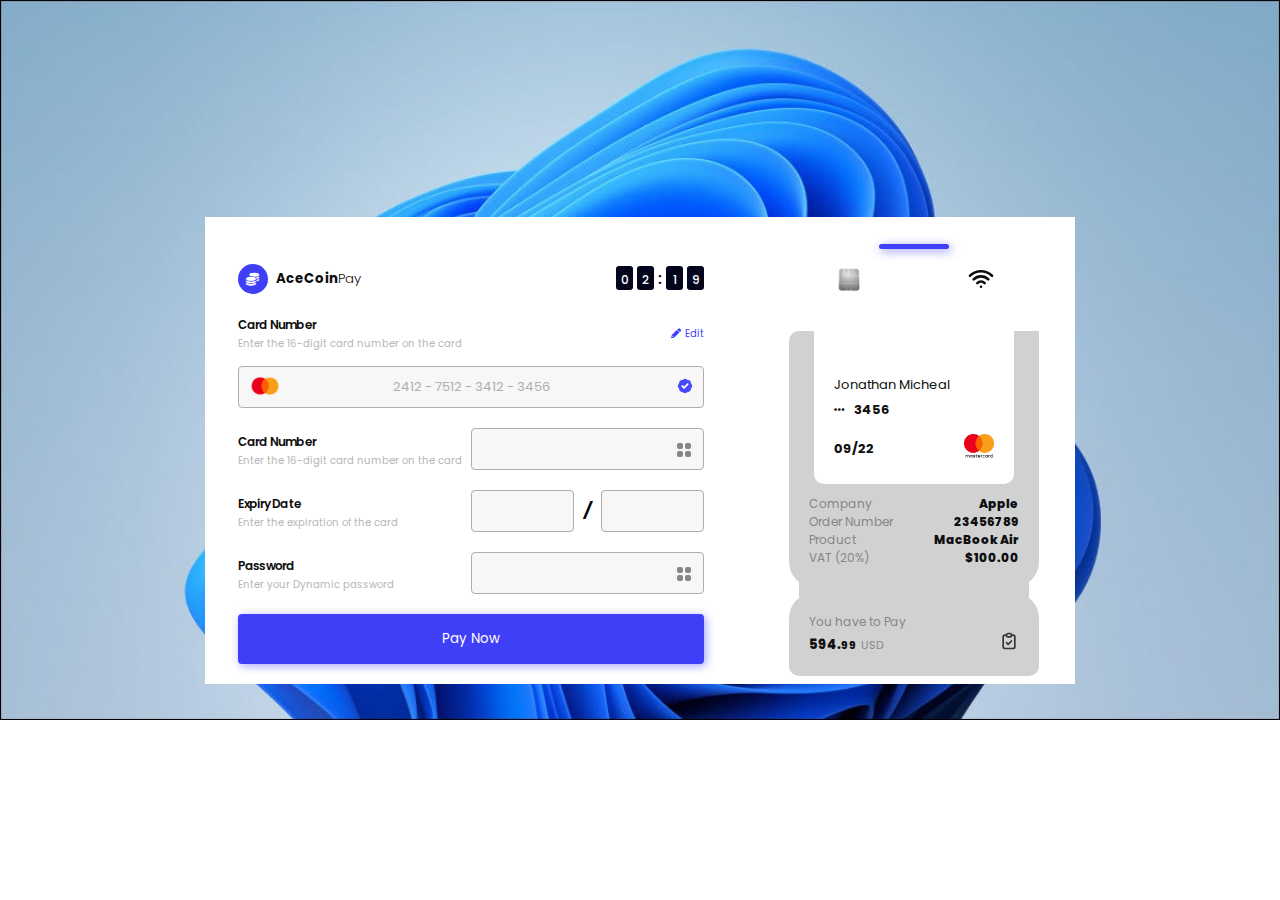
<file: index.html>
<!DOCTYPE html>
<html lang="en">
<head>
    <meta charset="UTF-8">
    <meta http-equiv="X-UA-Compatible" content="IE=edge">
    <meta name="viewport" content="width=device-width, initial-scale=1.0">
    <!-- style link -->
    <link rel="stylesheet" href="style.css">

    <!-- google font -->
    <link href="https://fonts.googleapis.com/css2?family=Poppins:ital,wght@0,100;0,200;0,300;0,400;0,500;0,600;0,700;0,800;0,900;1,100;1,200;1,300;1,400;1,500;1,600;1,700;1,800;1,900&display=swap" rel="stylesheet">

    <!-- font awesome -->
    <link rel="stylesheet" href="https://cdnjs.cloudflare.com/ajax/libs/font-awesome/6.0.0/css/all.min.css" integrity="sha512-9usAa10IRO0HhonpyAIVpjrylPvoDwiPUiKdWk5t3PyolY1cOd4DSE0Ga+ri4AuTroPR5aQvXU9xC6qOPnzFeg==" crossorigin="anonymous" referrerpolicy="no-referrer" />

    <title>Document</title>
</head>
<body>
    <div class="container">
        <div class="inner-container">
        <div class="left-container">

            <div class="header-container">
                <div class="logo">
                    <div class="circle"><i class="fa-solid fa-coins"></i></div>
                    <h5>AceCoin<em>Pay</em></h5>
                </div>
    
                <div class="time-container">
                    <div class="card"><i class="letter">0</i></div>
                    <div class="card"><i class="letter">2</i></div> :
                    <div class="card"><i class="letter">1</i></div>
                    <div class="card"><i class="letter">9</i></div>
                </div>
            </div>

            <div class="form">
                <form action="">

                    <div class="form-head">
                        <div class="card-text">
                            <label for="name">Card Number</label>
                            <p>Enter the 16-digit card number on the card</p>
                        </div>

                        <div class="icon-content">
                            <i class="fa-solid fa-pencil"></i>
                            <p>Edit</p>
                        </div>
                    </div>

                    <img src="/mastercard.png" alt="" class="master-card">

                    <input type="text" placeholder="2412 - 7512 - 3412 - 3456" class="card-number">

                    <svg xmlns="http://www.w3.org/2000/svg" class="mark" viewBox="0 0 20 20" fill="currentColor">
                        <path fill-rule="evenodd" d="M6.267 3.455a3.066 3.066 0 001.745-.723 3.066 3.066 0 013.976 0 3.066 3.066 0 001.745.723 3.066 3.066 0 012.812 2.812c.051.643.304 1.254.723 1.745a3.066 3.066 0 010 3.976 3.066 3.066 0 00-.723 1.745 3.066 3.066 0 01-2.812 2.812 3.066 3.066 0 00-1.745.723 3.066 3.066 0 01-3.976 0 3.066 3.066 0 00-1.745-.723 3.066 3.066 0 01-2.812-2.812 3.066 3.066 0 00-.723-1.745 3.066 3.066 0 010-3.976 3.066 3.066 0 00.723-1.745 3.066 3.066 0 012.812-2.812zm7.44 5.252a1 1 0 00-1.414-1.414L9 10.586 7.707 9.293a1 1 0 00-1.414 1.414l2 2a1 1 0 001.414 0l4-4z" clip-rule="evenodd" />
                      </svg>

                      <div class="other-form">
                          <div class="flex">

                              <div class="head">
                                <label for="name">Card Number</label>
                                <p>Enter the 16-digit card number on the card</p>
                              </div>

                              <div class="input-area">
                                  <input type="text" class="cvv-number">

                                  <svg xmlns="http://www.w3.org/2000/svg" class="grid" viewBox="0 0 20 20" fill="currentColor">
                                    <path d="M5 3a2 2 0 00-2 2v2a2 2 0 002 2h2a2 2 0 002-2V5a2 2 0 00-2-2H5zM5 11a2 2 0 00-2 2v2a2 2 0 002 2h2a2 2 0 002-2v-2a2 2 0 00-2-2H5zM11 5a2 2 0 012-2h2a2 2 0 012 2v2a2 2 0 01-2 2h-2a2 2 0 01-2-2V5zM11 13a2 2 0 012-2h2a2 2 0 012 2v2a2 2 0 01-2 2h-2a2 2 0 01-2-2v-2z" />
                                  </svg>

                              </div>
                          </div>

                          <div class="flex">

                            <div class="head">
                              <label for="name">Expiry Date</label>
                              <p>Enter the expiration of the card</p>
                            </div>

                            <div class="input-area">

                                <input type="text" class="expiry"> 
                                <em>/</em>
                                <input type="text" class="expiry">
                                
                            </div>
                        </div>

                        <div class="flex">

                            <div class="head">
                              <label for="name">Password</label>
                              <p>Enter your Dynamic password</p>
                            </div>

                            <div class="input-area">
                                <input type="password" class="cvv-number">

                                <svg xmlns="http://www.w3.org/2000/svg" class="grid" viewBox="0 0 20 20" fill="currentColor">
                                  <path d="M5 3a2 2 0 00-2 2v2a2 2 0 002 2h2a2 2 0 002-2V5a2 2 0 00-2-2H5zM5 11a2 2 0 00-2 2v2a2 2 0 002 2h2a2 2 0 002-2v-2a2 2 0 00-2-2H5zM11 5a2 2 0 012-2h2a2 2 0 012 2v2a2 2 0 01-2 2h-2a2 2 0 01-2-2V5zM11 13a2 2 0 012-2h2a2 2 0 012 2v2a2 2 0 01-2 2h-2a2 2 0 01-2-2v-2z" />
                                </svg>
                                
                            </div>
                        </div>

                        <button>
                            Pay Now
                        </button>

                      </div>
                </form>
            </div>
        </div>
        <div class="right-container">

            <div class="border"></div>

            <div class="mastercard">

                <div class="chips-card">
                    <img src="/chips.png" alt="" class="smart-chip">
                    
                    <svg xmlns="http://www.w3.org/2000/svg" class="wifi" viewBox="0 0 20 20" fill="currentColor">
                        <path fill-rule="evenodd" d="M17.778 8.222c-4.296-4.296-11.26-4.296-15.556 0A1 1 0 01.808 6.808c5.076-5.077 13.308-5.077 18.384 0a1 1 0 01-1.414 1.414zM14.95 11.05a7 7 0 00-9.9 0 1 1 0 01-1.414-1.414 9 9 0 0112.728 0 1 1 0 01-1.414 1.414zM12.12 13.88a3 3 0 00-4.242 0 1 1 0 01-1.415-1.415 5 5 0 017.072 0 1 1 0 01-1.415 1.415zM9 16a1 1 0 011-1h.01a1 1 0 110 2H10a1 1 0 01-1-1z" clip-rule="evenodd" />
                      </svg>
                </div>

                <div class="card-details">
                    <p>Jonathan Micheal</p> 
                    <i class="fa-solid fa-ellipsis"></i>
                    <p>3456</p>
                </div>

                <div class="date-details">
                    <p>09/22</p>
                    <img src="/cardmaster.png" alt="" class="card-master">
                </div>
            </div>

            <div class="details">

                <div class="apple">
                    <p class="text">Company</p>
                    <p class="value">Apple</p>
                </div>

                <div class="apple">
                    <p class="text">Order Number</p>
                    <p class="value">23456789</p>
                </div>

                <div class="apple">
                    <p class="text">Product</p>
                    <p class="value">MacBook Air</p>
                </div>

                <div class="apple">
                    <p class="text">VAT (20%)</p>
                    <p class="value">$100.00</p>
                </div>

                <div class="radius"></div>

                <div class="bottom-details">

                        <p class="text">You have to Pay</p>
                        <p class="val">594.<small>99</small></p>
                        <p class="usd">USD</p>

                    <svg xmlns="http://www.w3.org/2000/svg" class="checked" fill="none" viewBox="0 0 24 24" stroke="currentColor">
                        <path stroke-linecap="round" stroke-linejoin="round" stroke-width="2" d="M9 5H7a2 2 0 00-2 2v12a2 2 0 002 2h10a2 2 0 002-2V7a2 2 0 00-2-2h-2M9 5a2 2 0 002 2h2a2 2 0 002-2M9 5a2 2 0 012-2h2a2 2 0 012 2m-6 9l2 2 4-4" />
                      </svg>


                </div>

            </div>
            
        </div>
        </div>
    </div>
</body>
</html>
</file>
<file: style.css>
* {
    box-sizing: border-box;
    margin: 0;
    padding: 0;
    font-family: 'Poppins', sans-serif;
}

body {
    width: 100%;
    height: 100vh;
    display: flex;
    align-items: center;
    justify-content: center;
    /* background-color: rgba(63, 63, 248, 0.281); */
    background: url(/background.jpg);
    background-repeat: no-repeat;
    background-size: 100%;
}

div.container {
    width: 68%;
    margin: auto;
    background-color: #fff;
    /* position: relative;
    z-index: -1; */
}

.inner-container {
    width: 97%;
    margin: auto;
    padding-top: 27px;
    display: flex;
    justify-content: space-between;
    flex-flow: row wrap;
}

.left-container {
    width: 60%;
    padding: 20px;
    background-color: #fff;
}

.header-container {
    display: flex;
    align-items: center;
    justify-content: space-between;
}

.logo {
    display: flex;
    align-items: center;
    /* justify-content: space-between;
    width: 50%; */
}

.circle {
    background-color: rgb(63, 63, 248);
    text-align: center;
    color: #fff;
    width: 30px;
    height: 30px;
    border-radius: 50px;
}

.fa-solid {
    margin-top: 9px;
    font-size: 13px;
}

div.logo > h5 {
    margin-left: 8px;
    color: rgb(14, 14, 14);
    font-weight: bolder;
}

 h5 em {
    font-weight: 300;
    font-style: normal;
}

.time-container {
    font-weight: 500;
}

.card {
    width: 17px;
    height: 24px;
    text-align: center;
    background-color: rgb(4, 4, 29);
    color: #fff;
    display: inline-block;
    border-radius: 3px;
}

.letter {
    font-style: normal;
    font-size: 12px;
    text-align: center;
}

.form {
    position: relative;
}

.form-head {
    margin-top: 17px;
    margin-bottom: 14px;
    display: flex;
    align-items: center;
    justify-content: space-between;
}

label {
    color: rgb(14, 14, 14);
    font-size: 12px;
    font-weight: 600;
    letter-spacing: -0.8px;
}

.card-text > p, .head > p {
    font-size: 10px;
    color: rgb(182, 182, 182);
}

.icon-content {
    cursor: pointer;
}

.fa-pencil {
    color: rgb(63, 63, 248);
    font-size: 10px;
}

.icon-content > p {
    display: inline;
    font-size: 10px;
    color: rgb(63, 63, 248);
    
}

.card-number {
    width: 100%;
    padding: 10px 50px;
    text-align: center;
    color: rgb(14, 14, 14);
    font-weight: 700;
    outline: 0;
    border: 1px solid rgb(177, 173, 173);
    border-radius: 4px;
    background-color: rgb(245 245 245 / 78%);
}

.card-number:focus, .cvv-number:focus, .expiry:focus {
    border: 1px solid rgb(71, 71, 255);
    transition: all 0.5s ease-in-out;
}

::placeholder {
    color: rgb(177, 173, 173);
    font-weight: 400;
    font-size: 13px;
}

.master-card {
    width: 30px;
    position: absolute;
    left: 12px;
    top: 60px;
}

.mark {
    width: 18px;
    color: rgb(71, 71, 255);
    position: absolute;
    top: 66px;
    right: 10px;
}

.other-form {
    margin-top: 20px;
}

.head {
    width: 50%;
}

.input-area {
    width: 50%;
    position: relative;
    display: flex;
    align-items: center;
}

.flex {
    display: flex;
    align-items: center;
    justify-content: space-between;
    margin-bottom: 20px;
}

.cvv-number {
    width: 100%;
    padding: 10px 50px;
    text-align: center;
    color: rgb(14, 14, 14);
    font-weight: 700;
    outline: 0;
    border: 1px solid rgb(177, 173, 173);
    border-radius: 4px;
    background-color: rgb(245 245 245 / 78%);
}

.grid {
    width: 20px;
    position: absolute;
    right: 10px;
    top: 12px;
    color: rgb(134, 134, 134);
}

.expiry {
    width: 50%;
    padding: 10px 50px;
    text-align: center;
    color: rgb(14, 14, 14);
    font-weight: 700;
    outline: 0;
    border: 1px solid rgb(177, 173, 173);
    border-radius: 4px;
    background-color: rgb(245 245 245 / 78%);
    box-sizing: border-box;
}

div:nth-child(2) > div.input-area > em {
    margin: 0 10px;
    font-weight: bold;
}

button {
    background-color: rgb(63, 63, 248);
    color: #fff;
    outline: 0;
    border: 0;
    width: 100%;
    padding: 15px 15px;
    border-radius: 4px;
    text-transform: capitalize;
    box-shadow: 2px 2px 10px rgba(63, 63, 248, 0.466);
}

button:hover {
    background-color: rgb(40, 40, 211);
    transition: all 0.4s ease-in-out;
}

/*  */

.right-container {
    width: 35%;
    position: relative;
}

.mastercard {
    background-color: #fff;
    width: 200px;
    margin: auto;
    padding: 20px;
    border-radius: 10px;
    position: relative;
    z-index: 1;
}

.border {
    position: absolute;
    z-index: 9;
    left: 0;
    right: 0;
    width: 70px;
    margin: auto;
    border-radius: 50px;
    height: 5px;
    background-color: rgb(63, 63, 248);
    box-shadow: 2px 2px 10px rgba(63, 63, 248, 0.651);
}

.chips-card {
    display: flex;
    align-items: center;
    justify-content: space-between;
}

.smart-chip {
    width: 30px;
}

.wifi {
    width: 26px;
    color: rgb(14, 14, 14);
}

.card-details {
    margin-top: 80px;
}

.card-details > p:nth-child(1) {
    font-size: 13px;
    color: rgb(14, 14, 14);
    font-weight: 400;
}

div.card-details > p:nth-child(3), div.date-details > p {
    font-size: 13px;
    color: rgb(14, 14, 14);
    font-weight: 700;
    display: inline;
}

.fa-ellipsis {
    color: rgb(14, 14, 14);
    font-size: 12px;
    margin-right: 5px;
}

.date-details {
    display: flex;
    align-items: center;
    justify-content: space-between;
    margin-top: 13px;
}

.card-master {
    width: 30px;
}

.details {
    background-color: rgb(209 209 209);
    padding: 20px;
    /* border-radius: 10px; */
    width: 250px;
    margin: auto;
    position: absolute;
    left: 0;
    right: 0;
    top: 87px;
    /* z-index: -1; */
    border-bottom-right-radius: 25px;
    border-bottom-left-radius: 25px;
    border-top-left-radius: 10px;
    border-top-left-radius: 10px;
}

body > div > div > div.right-container > div.details > div:nth-child(1) {
    margin-top: 9em;
}

.apple {
    display: flex;
    align-items: center;
    justify-content: space-between;
}

.value {
    color: rgb(14, 14, 14);
    font-size: 12px;
    font-weight: 800;
}

.radius {
    width: 230px;
    margin: auto;
    height: 30px;
    background-color: rgb(209 209 209);
    position: inherit;
    left: 0;
    right: inherit;
    top: 240px;
    z-index: 1;
    /* border-radius: 50px; */
}

.bottom-details {
    background-color: rgb(209 209 209);
    width: 250px;
    padding: 20px;
    /* border-radius: 10px; */
    border-bottom-left-radius: 10px;
    border-bottom-right-radius: 10px;
    border-top-left-radius: 25px;
    border-top-right-radius: 25px;
    position: absolute;
    left: 0;
    right: 0;
    top: 262px;
    /* display: flex;
    align-items: center;
    justify-content: space-between; */
}

.val {
    font-size: 13px;
    font-weight: 800;
    color: rgb(14, 14, 14);
    display: inline;
    margin-top: 8px;
}

.text {
    font-size: 12px;
    color: rgb(134, 134, 134)
}

.usd {
    color: rgb(134, 134, 134);
    font-size: 11px;
    display: inline;
}

.checked {
    width: 20px;
    float: right;
    color: rgba(22, 22, 22, 0.836);
}

@media (max-width: 1169px) {
    .expiry {
        width: 30%;
    }
}

@media (max-width: 1068px) {
    .expiry {
        width: 20%;
    }
}
</file>
